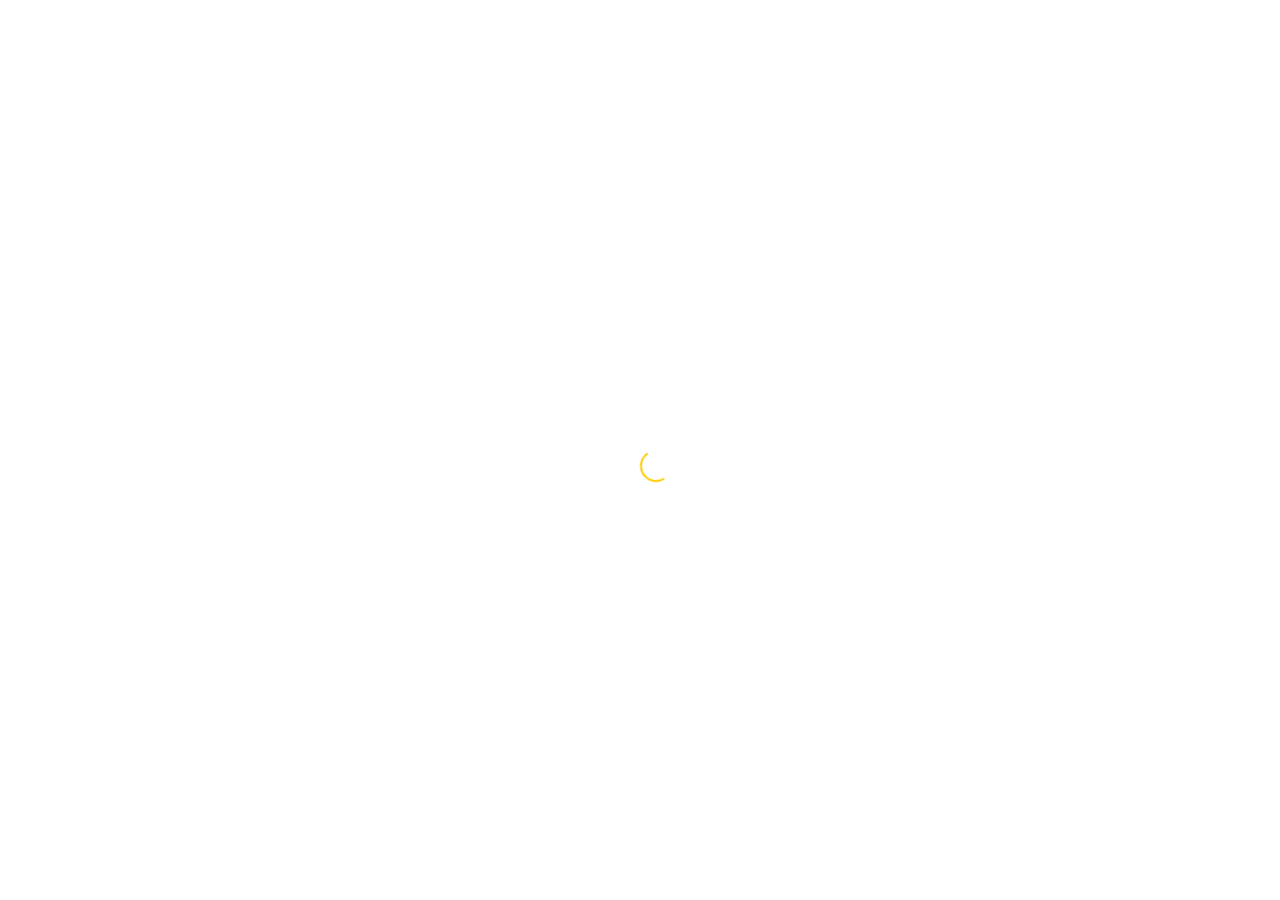
<file: index.html>
<!DOCTYPE html><meta charset="utf-8"><meta http-equiv="refresh" content="0; URL=https://TyTy-cf.github.io/poec-2024-cap-enteprise/40/index.html">
<meta http-equiv="Pragma" content="no-cache"><meta http-equiv="Expires" content="0">
</file>
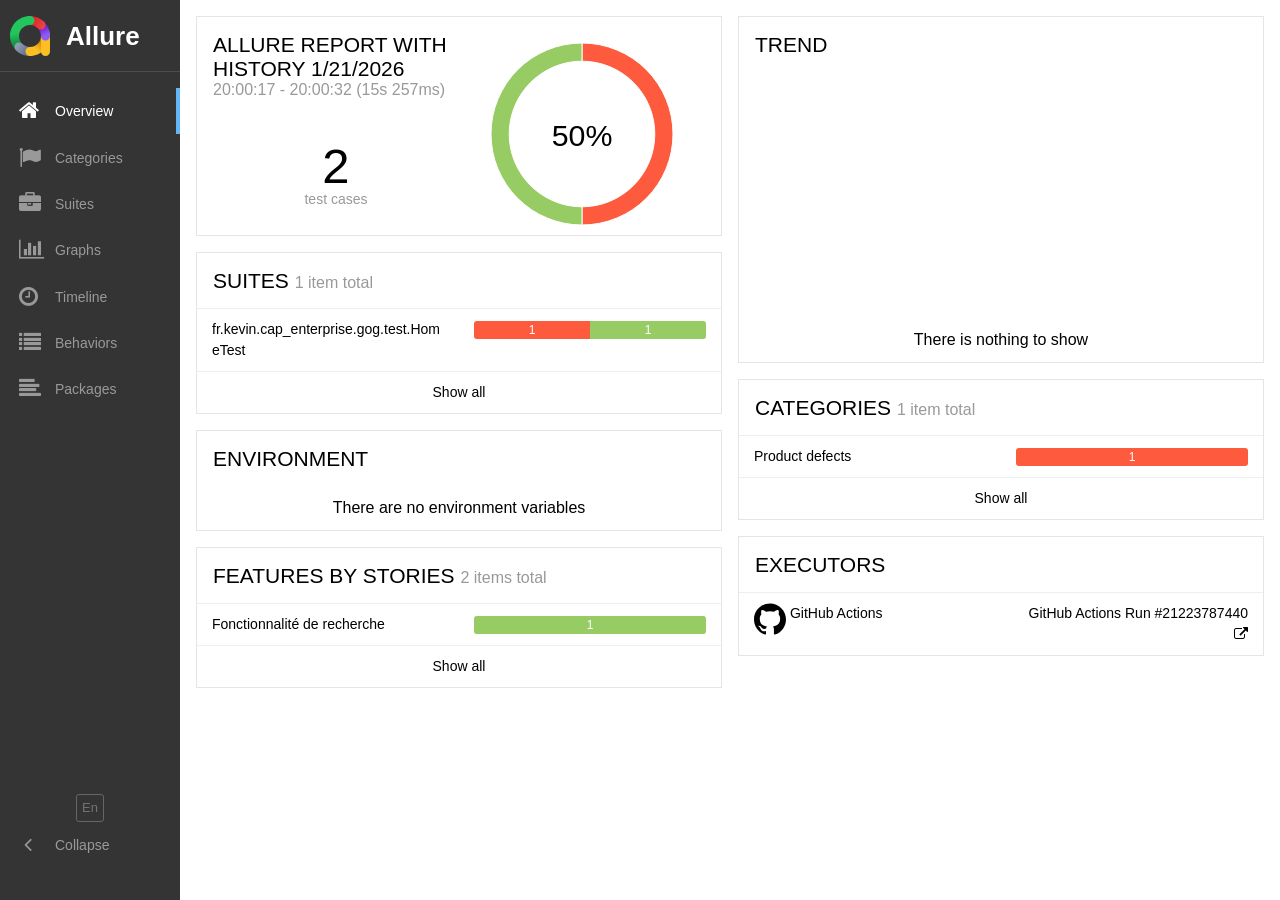
<file: 37/index.html>
<!DOCTYPE html>
<html dir="ltr" lang="en">
<head>
    <meta charset="utf-8">
    <title>Allure Report</title>
    <link rel="icon" href="favicon.ico">
    <link rel="stylesheet" type="text/css" href="styles.css">
    <link rel="stylesheet" type="text/css" href="plugin/screen-diff/styles.css">
</head>
<body>
    <div id="alert"></div>
    <div id="content">
        <span class="spinner">
            <span class="spinner__circle"></span>
        </span>
    </div>
    <div id="popup"></div>
    <script src="app.js"></script>
    <script src="plugin/behaviors/index.js"></script>
    <script src="plugin/packages/index.js"></script>
    <script src="plugin/screen-diff/index.js"></script>
    <script async src="https://www.googletagmanager.com/gtag/js?id=G-FVWC4GKEYS"></script>
    <script>
        window.dataLayer = window.dataLayer || [];
        function gtag(){dataLayer.push(arguments);}
        gtag('js', new Date());
        gtag('config', 'G-FVWC4GKEYS', {
          'allureVersion': '2.32.0',
          'reportUuid': '8e73811c-8f29-4662-9b52-790546e81791',
          'single_file': false
        });
    </script>
</body>
</html>
</file>
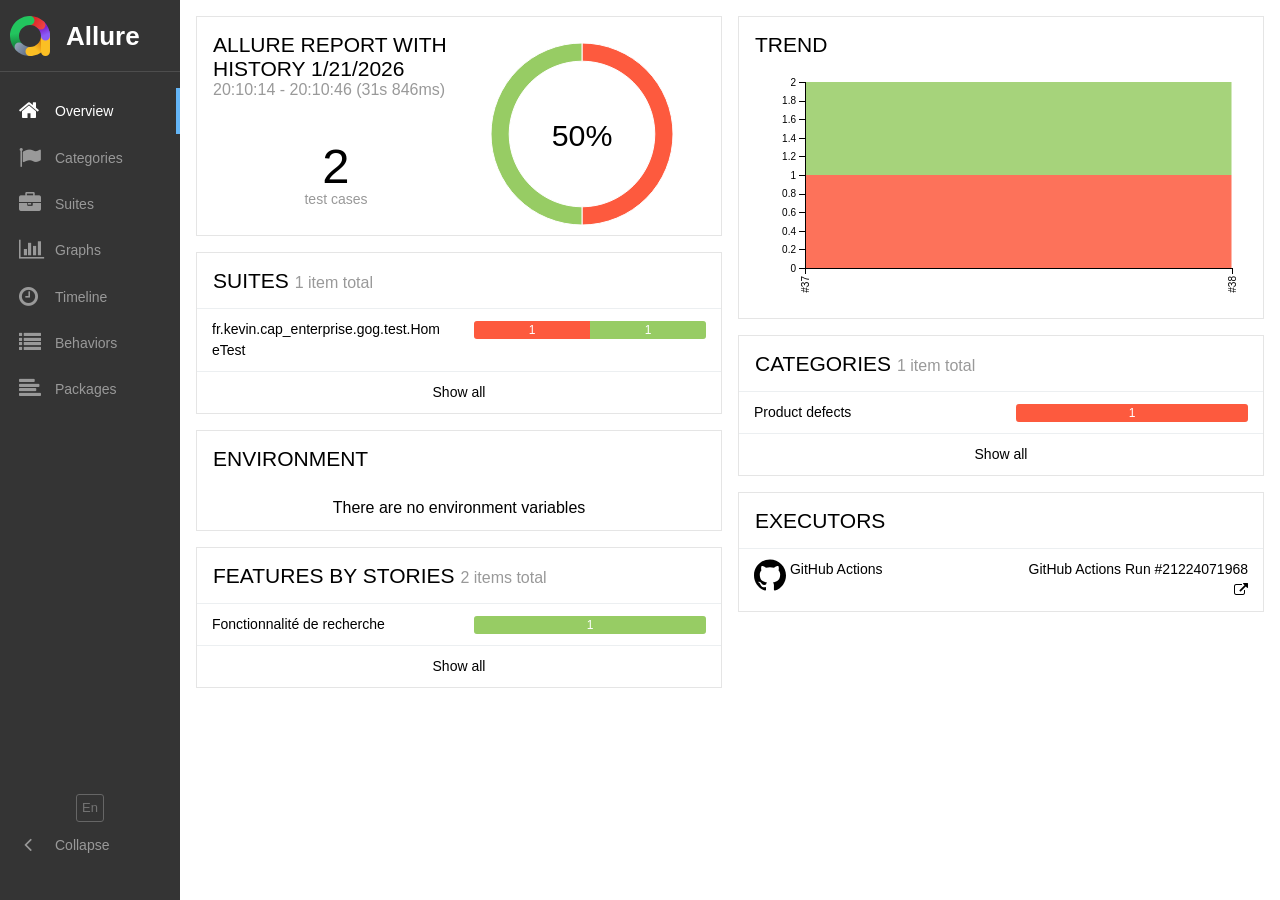
<file: 38/index.html>
<!DOCTYPE html>
<html dir="ltr" lang="en">
<head>
    <meta charset="utf-8">
    <title>Allure Report</title>
    <link rel="icon" href="favicon.ico">
    <link rel="stylesheet" type="text/css" href="styles.css">
    <link rel="stylesheet" type="text/css" href="plugin/screen-diff/styles.css">
</head>
<body>
    <div id="alert"></div>
    <div id="content">
        <span class="spinner">
            <span class="spinner__circle"></span>
        </span>
    </div>
    <div id="popup"></div>
    <script src="app.js"></script>
    <script src="plugin/behaviors/index.js"></script>
    <script src="plugin/packages/index.js"></script>
    <script src="plugin/screen-diff/index.js"></script>
    <script async src="https://www.googletagmanager.com/gtag/js?id=G-FVWC4GKEYS"></script>
    <script>
        window.dataLayer = window.dataLayer || [];
        function gtag(){dataLayer.push(arguments);}
        gtag('js', new Date());
        gtag('config', 'G-FVWC4GKEYS', {
          'allureVersion': '2.32.0',
          'reportUuid': 'fc426bac-8488-43ce-9a4e-607beb0286f6',
          'single_file': false
        });
    </script>
</body>
</html>
</file>
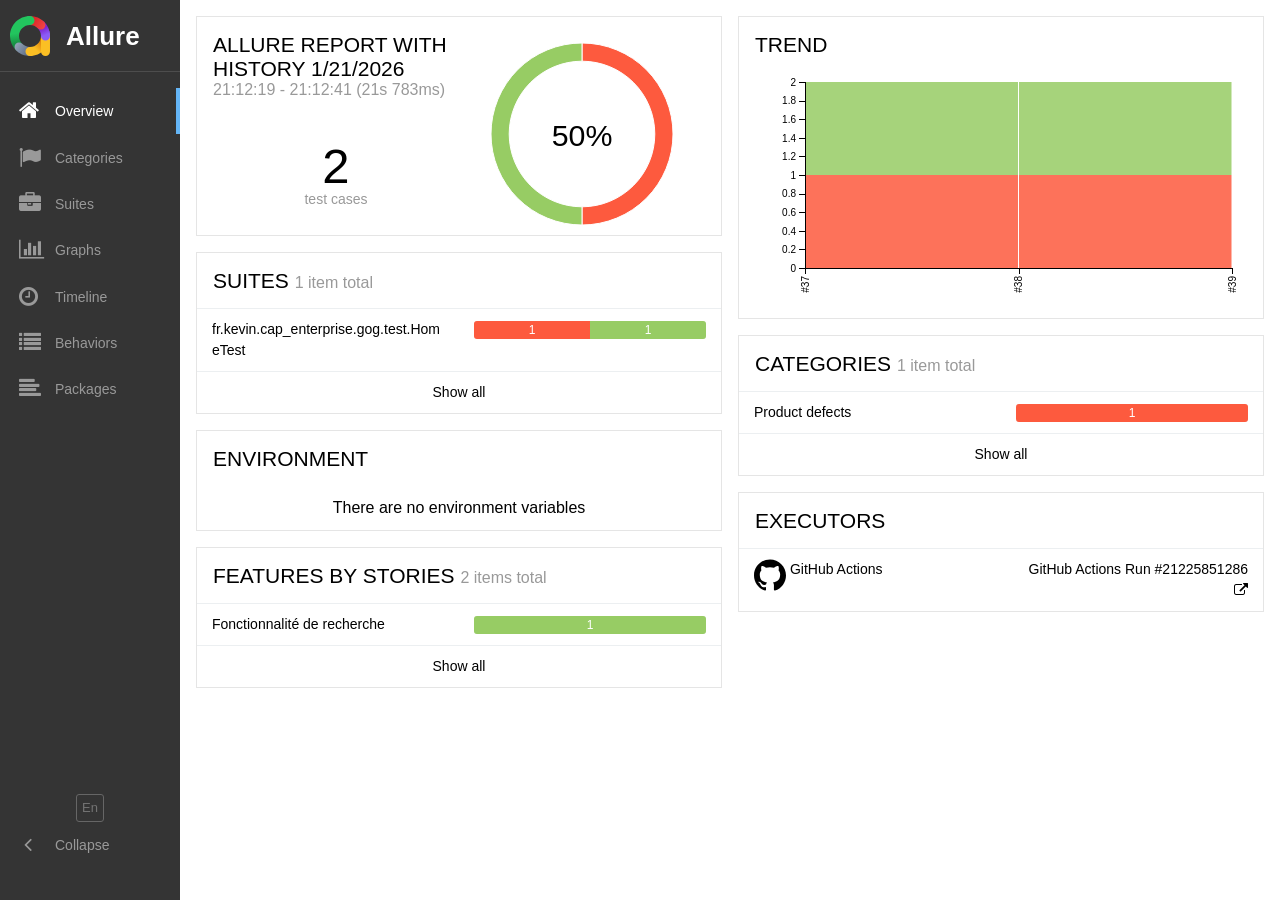
<file: 39/index.html>
<!DOCTYPE html>
<html dir="ltr" lang="en">
<head>
    <meta charset="utf-8">
    <title>Allure Report</title>
    <link rel="icon" href="favicon.ico">
    <link rel="stylesheet" type="text/css" href="styles.css">
    <link rel="stylesheet" type="text/css" href="plugin/screen-diff/styles.css">
</head>
<body>
    <div id="alert"></div>
    <div id="content">
        <span class="spinner">
            <span class="spinner__circle"></span>
        </span>
    </div>
    <div id="popup"></div>
    <script src="app.js"></script>
    <script src="plugin/behaviors/index.js"></script>
    <script src="plugin/packages/index.js"></script>
    <script src="plugin/screen-diff/index.js"></script>
    <script async src="https://www.googletagmanager.com/gtag/js?id=G-FVWC4GKEYS"></script>
    <script>
        window.dataLayer = window.dataLayer || [];
        function gtag(){dataLayer.push(arguments);}
        gtag('js', new Date());
        gtag('config', 'G-FVWC4GKEYS', {
          'allureVersion': '2.32.0',
          'reportUuid': '403ed56d-8c92-44ca-99f5-e50ef9004352',
          'single_file': false
        });
    </script>
</body>
</html>
</file>
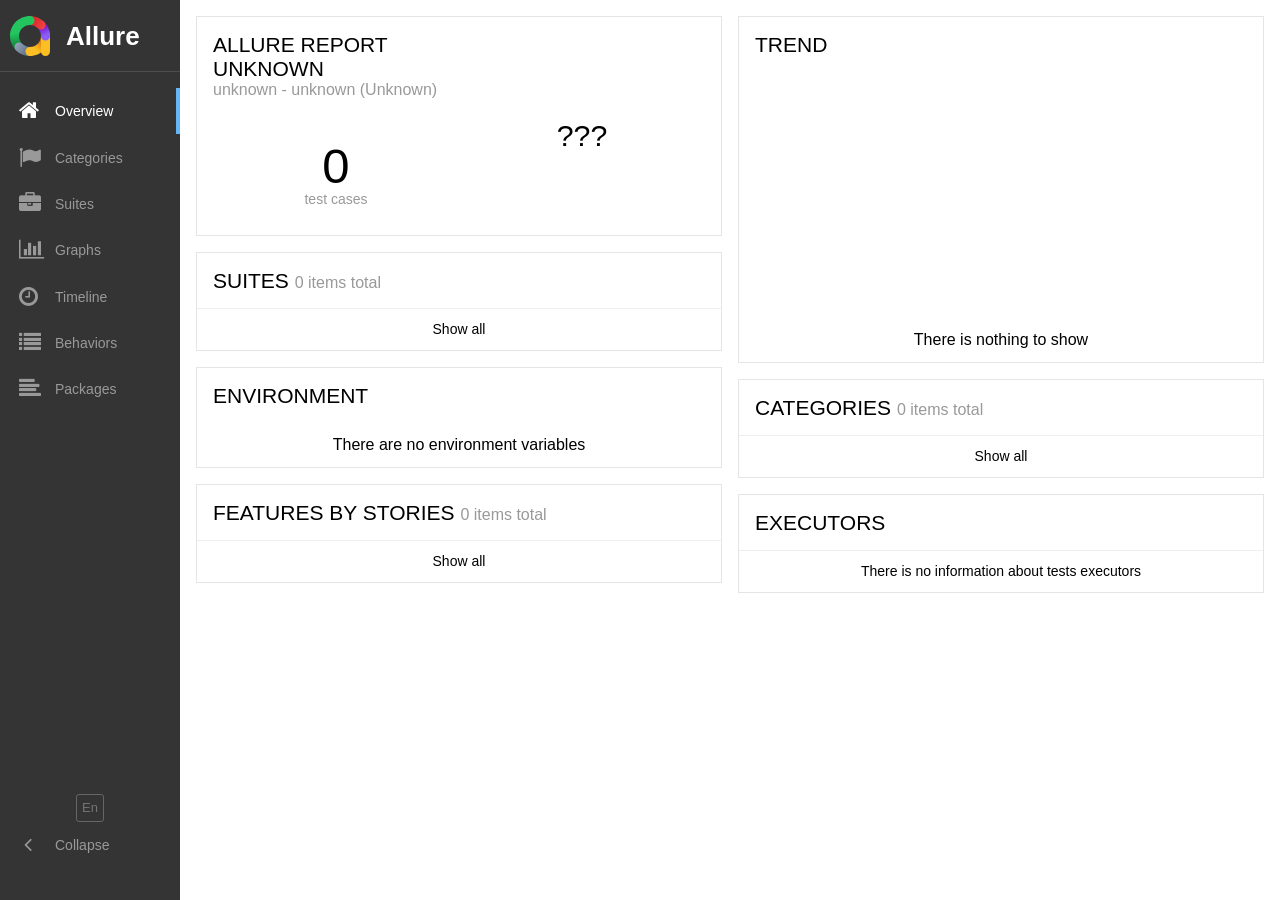
<file: 40/index.html>
<!DOCTYPE html>
<html dir="ltr" lang="en">
<head>
    <meta charset="utf-8">
    <title>Allure Report</title>
    <link rel="icon" href="favicon.ico">
    <link rel="stylesheet" type="text/css" href="styles.css">
    <link rel="stylesheet" type="text/css" href="plugin/screen-diff/styles.css">
</head>
<body>
    <div id="alert"></div>
    <div id="content">
        <span class="spinner">
            <span class="spinner__circle"></span>
        </span>
    </div>
    <div id="popup"></div>
    <script src="app.js"></script>
    <script src="plugin/behaviors/index.js"></script>
    <script src="plugin/packages/index.js"></script>
    <script src="plugin/screen-diff/index.js"></script>
    <script async src="https://www.googletagmanager.com/gtag/js?id=G-FVWC4GKEYS"></script>
    <script>
        window.dataLayer = window.dataLayer || [];
        function gtag(){dataLayer.push(arguments);}
        gtag('js', new Date());
        gtag('config', 'G-FVWC4GKEYS', {
          'allureVersion': '2.32.0',
          'reportUuid': '6d26a116-db0f-45e6-94de-c7c82958559b',
          'single_file': false
        });
    </script>
</body>
</html>
</file>
<file: 37/plugin/screen-diff/styles.css>
.screen-diff__switchers {
  margin-bottom: 1em;
}

.screen-diff__switchers label + label {
  margin-left: 1em;
}

.screen-diff__overlay {
  position: relative;
  cursor: col-resize;
}

.screen-diff__container {
  overflow-x: auto;
}

.screen-diff__image-over {
  top: 0;
  left: 0;
  bottom: 0;
  background: #fff;
  position: absolute;
  overflow: hidden;
  box-shadow: 2px 0 1px -1px #aaa;
}

.screen-diff-error {
  color: #fd5a3e;
}
</file>
<file: 38/plugin/screen-diff/styles.css>
.screen-diff__switchers {
  margin-bottom: 1em;
}

.screen-diff__switchers label + label {
  margin-left: 1em;
}

.screen-diff__overlay {
  position: relative;
  cursor: col-resize;
}

.screen-diff__container {
  overflow-x: auto;
}

.screen-diff__image-over {
  top: 0;
  left: 0;
  bottom: 0;
  background: #fff;
  position: absolute;
  overflow: hidden;
  box-shadow: 2px 0 1px -1px #aaa;
}

.screen-diff-error {
  color: #fd5a3e;
}
</file>
<file: 39/plugin/screen-diff/styles.css>
.screen-diff__switchers {
  margin-bottom: 1em;
}

.screen-diff__switchers label + label {
  margin-left: 1em;
}

.screen-diff__overlay {
  position: relative;
  cursor: col-resize;
}

.screen-diff__container {
  overflow-x: auto;
}

.screen-diff__image-over {
  top: 0;
  left: 0;
  bottom: 0;
  background: #fff;
  position: absolute;
  overflow: hidden;
  box-shadow: 2px 0 1px -1px #aaa;
}

.screen-diff-error {
  color: #fd5a3e;
}
</file>
<file: 40/plugin/screen-diff/styles.css>
.screen-diff__switchers {
  margin-bottom: 1em;
}

.screen-diff__switchers label + label {
  margin-left: 1em;
}

.screen-diff__overlay {
  position: relative;
  cursor: col-resize;
}

.screen-diff__container {
  overflow-x: auto;
}

.screen-diff__image-over {
  top: 0;
  left: 0;
  bottom: 0;
  background: #fff;
  position: absolute;
  overflow: hidden;
  box-shadow: 2px 0 1px -1px #aaa;
}

.screen-diff-error {
  color: #fd5a3e;
}
</file>
